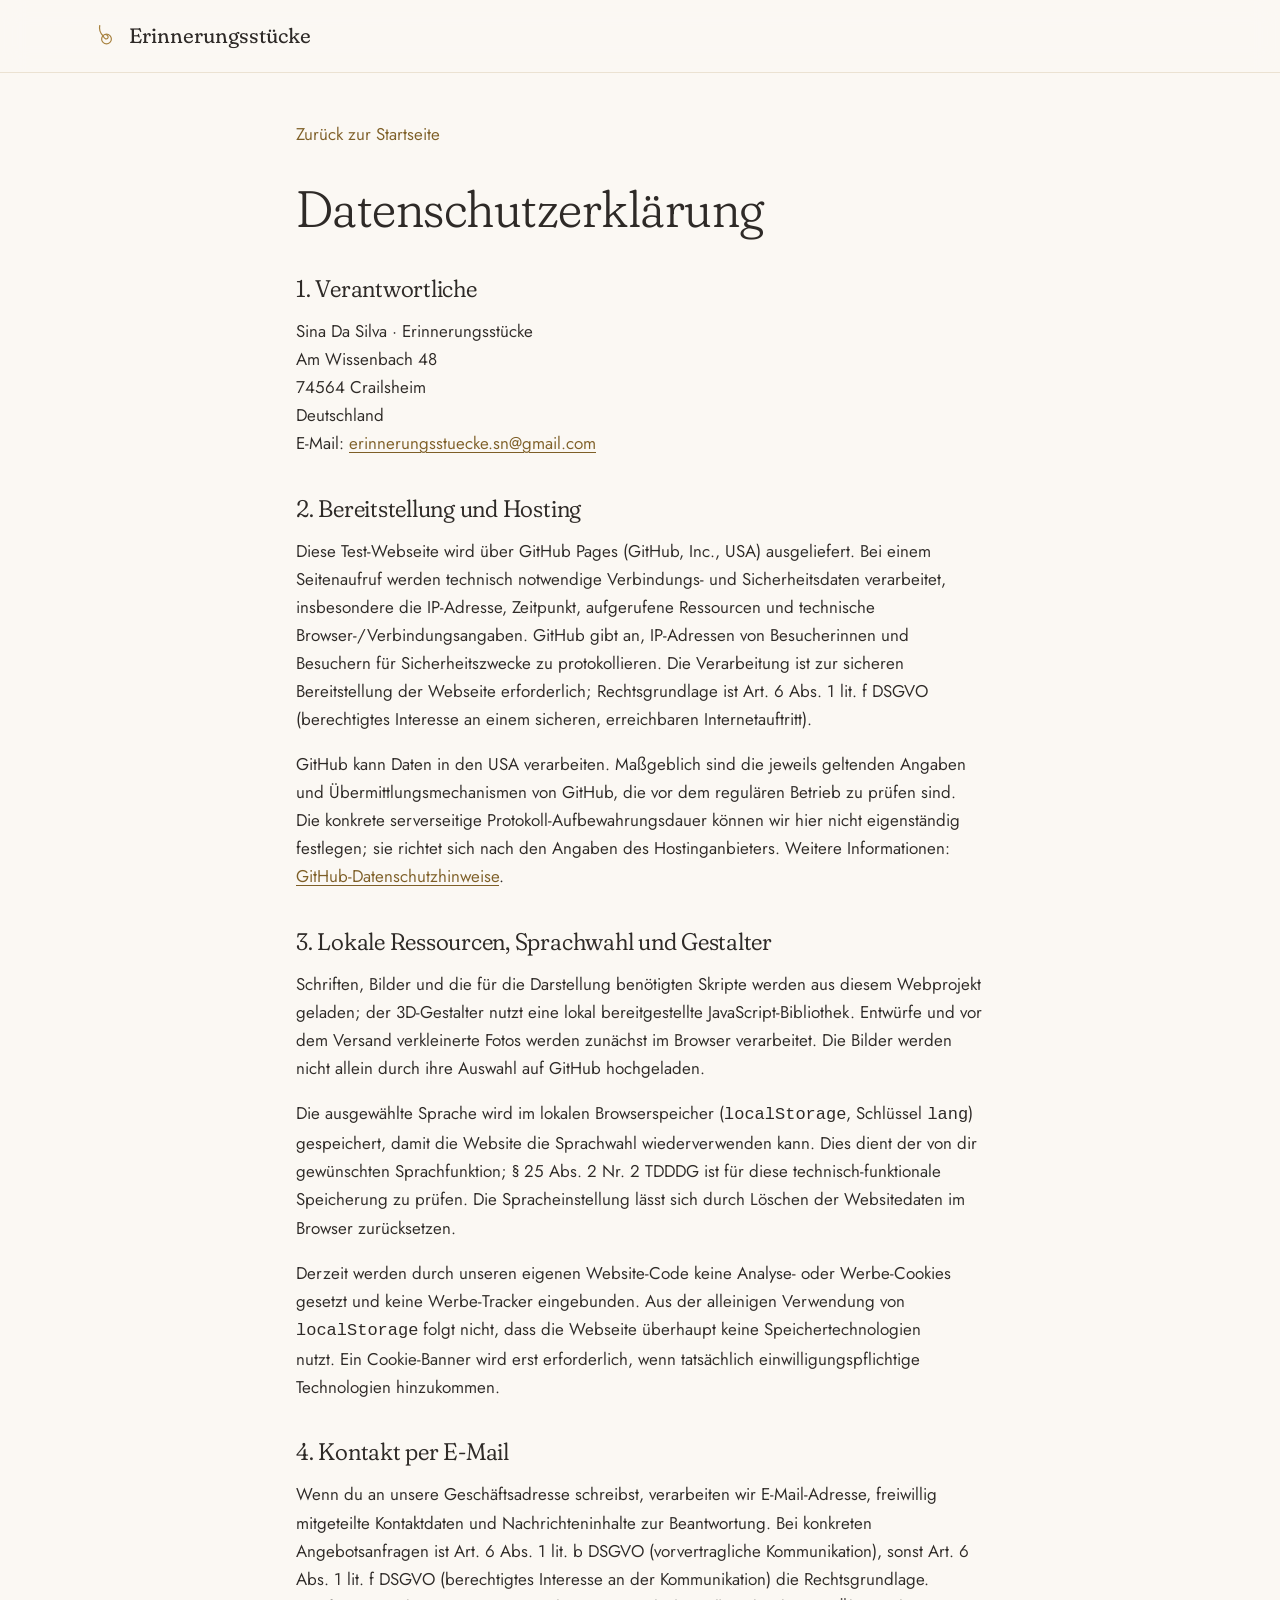
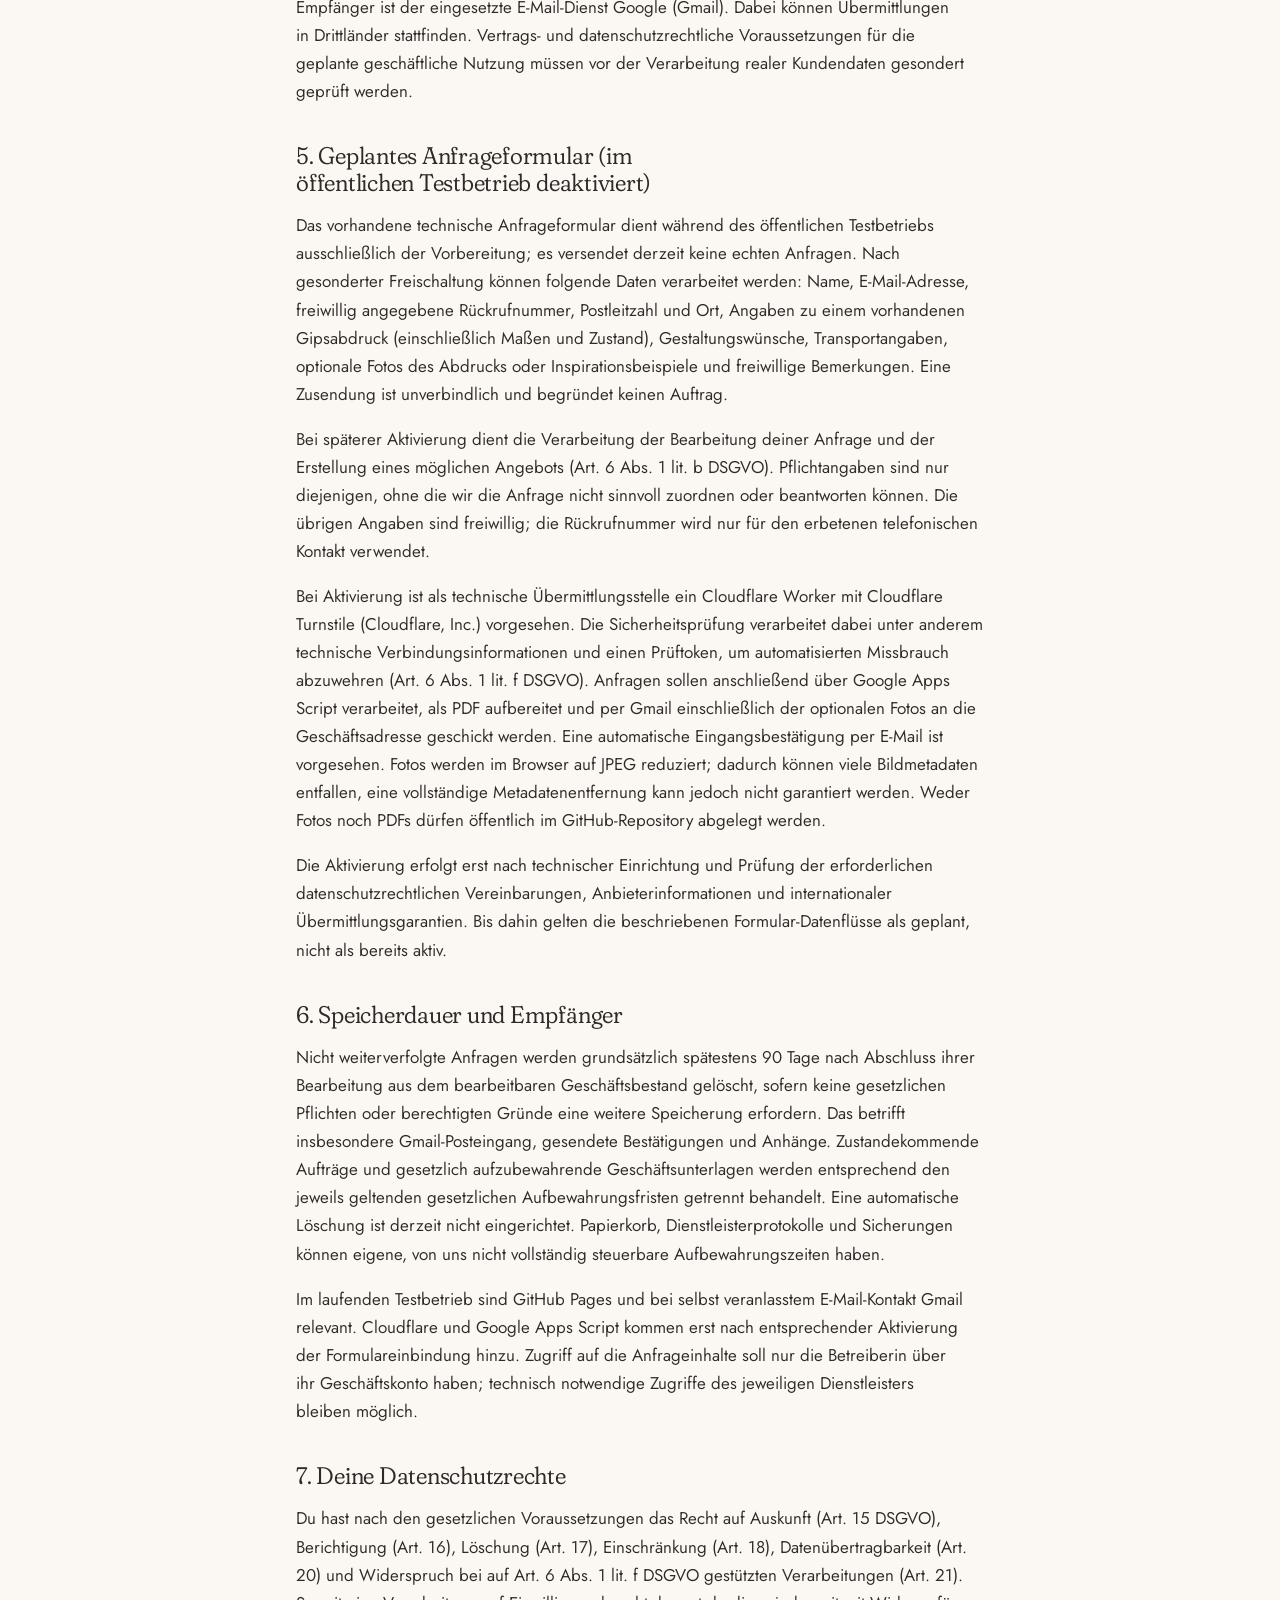
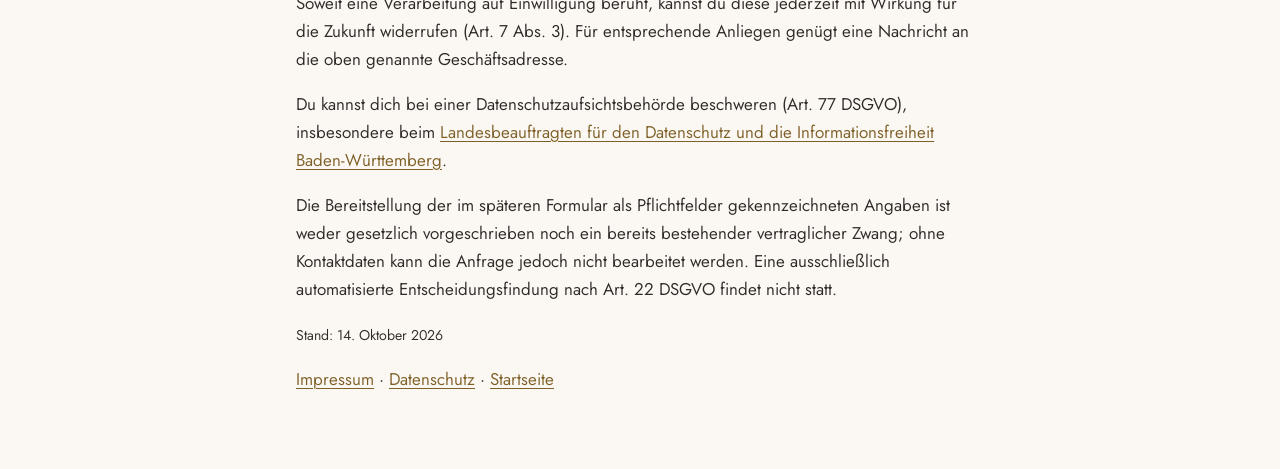
<file: datenschutz.html>
<!DOCTYPE html>
<html lang="de">
<head>
  <meta charset="utf-8">
  <meta name="viewport" content="width=device-width, initial-scale=1, viewport-fit=cover">
  <title>Datenschutzerklärung | Erinnerungsstücke</title>
  <meta name="robots" content="noindex, follow">
  <link rel="icon" href="assets/favicon.svg" type="image/svg+xml">
  <link rel="stylesheet" href="style.css">
</head>
<body>
<header class="site-header scrolled">
  <div class="wrap header-inner"><a class="brand" href="index.html">
    <svg class="brand-mark" viewBox="0 0 40 40" aria-hidden="true"><path d="M13 6c-1.5 7 1.5 11 4.5 14 4 9 11 0 3-2 4.5-4.5 4.5"/><circle cx="22" cy="24" r="6.5"/></svg>
    <span>Erinnerungsstücke</span></a></div>
</header>
<main class="legal"><div class="wrap">
  <a class="back" href="index.html">Zurück zur Startseite</a>
  <h1>Datenschutzerklärung</h1>
  <h2>1. Verantwortliche</h2>
  <p>Sina Da Silva · Erinnerungsstücke<br>Am Wissenbach 48<br>74564 Crailsheim<br>Deutschland<br>E-Mail: <a href="mailto:erinnerungsstuecke.sn@gmail.com">erinnerungsstuecke.sn@gmail.com</a></p>

  <h2>2. Bereitstellung und Hosting</h2>
  <p>Diese Test-Webseite wird über GitHub Pages (GitHub, Inc., USA) ausgeliefert. Bei einem Seitenaufruf werden technisch notwendige Verbindungs- und Sicherheitsdaten verarbeitet, insbesondere die IP-Adresse, Zeitpunkt, aufgerufene Ressourcen und technische Browser-/Verbindungsangaben. GitHub gibt an, IP-Adressen von Besucherinnen und Besuchern für Sicherheitszwecke zu protokollieren. Die Verarbeitung ist zur sicheren Bereitstellung der Webseite erforderlich; Rechtsgrundlage ist Art. 6 Abs. 1 lit. f DSGVO (berechtigtes Interesse an einem sicheren, erreichbaren Internetauftritt).</p>
  <p>GitHub kann Daten in den USA verarbeiten. Maßgeblich sind die jeweils geltenden Angaben und Übermittlungsmechanismen von GitHub, die vor dem regulären Betrieb zu prüfen sind. Die konkrete serverseitige Protokoll-Aufbewahrungsdauer können wir hier nicht eigenständig festlegen; sie richtet sich nach den Angaben des Hostinganbieters. Weitere Informationen: <a href="https://docs.github.com/en/site-policy/privacy-policies/github-general-privacy-statement" target="_blank" rel="noopener noreferrer">GitHub-Datenschutzhinweise</a>.</p>

  <h2>3. Lokale Ressourcen, Sprachwahl und Gestalter</h2>
  <p>Schriften, Bilder und die für die Darstellung benötigten Skripte werden aus diesem Webprojekt geladen; der 3D-Gestalter nutzt eine lokal bereitgestellte JavaScript-Bibliothek. Entwürfe und vor dem Versand verkleinerte Fotos werden zunächst im Browser verarbeitet. Die Bilder werden nicht allein durch ihre Auswahl auf GitHub hochgeladen.</p>
  <p>Die ausgewählte Sprache wird im lokalen Browserspeicher (<code>localStorage</code>, Schlüssel <code>lang</code>) gespeichert, damit die Website die Sprachwahl wiederverwenden kann. Dies dient der von dir gewünschten Sprachfunktion; § 25 Abs. 2 Nr. 2 TDDDG ist für diese technisch-funktionale Speicherung zu prüfen. Die Spracheinstellung lässt sich durch Löschen der Websitedaten im Browser zurücksetzen.</p>
  <p>Derzeit werden durch unseren eigenen Website-Code keine Analyse- oder Werbe-Cookies gesetzt und keine Werbe-Tracker eingebunden. Aus der alleinigen Verwendung von <code>localStorage</code> folgt nicht, dass die Webseite überhaupt keine Speichertechnologien nutzt. Ein Cookie-Banner wird erst erforderlich, wenn tatsächlich einwilligungspflichtige Technologien hinzukommen.</p>

  <h2>4. Kontakt per E-Mail</h2>
  <p>Wenn du an unsere Geschäftsadresse schreibst, verarbeiten wir E-Mail-Adresse, freiwillig mitgeteilte Kontaktdaten und Nachrichteninhalte zur Beantwortung. Bei konkreten Angebotsanfragen ist Art. 6 Abs. 1 lit. b DSGVO (vorvertragliche Kommunikation), sonst Art. 6 Abs. 1 lit. f DSGVO (berechtigtes Interesse an der Kommunikation) die Rechtsgrundlage. Empfänger ist der eingesetzte E-Mail-Dienst Google (Gmail). Dabei können Übermittlungen in Drittländer stattfinden. Vertrags- und datenschutzrechtliche Voraussetzungen für die geplante geschäftliche Nutzung müssen vor der Verarbeitung realer Kundendaten gesondert geprüft werden.</p>

  <h2>5. Geplantes Anfrageformular (im öffentlichen Testbetrieb deaktiviert)</h2>
  <p>Das vorhandene technische Anfrageformular dient während des öffentlichen Testbetriebs ausschließlich der Vorbereitung; es versendet derzeit keine echten Anfragen. Nach gesonderter Freischaltung können folgende Daten verarbeitet werden: Name, E-Mail-Adresse, freiwillig angegebene Rückrufnummer, Postleitzahl und Ort, Angaben zu einem vorhandenen Gipsabdruck (einschließlich Maßen und Zustand), Gestaltungswünsche, Transportangaben, optionale Fotos des Abdrucks oder Inspirationsbeispiele und freiwillige Bemerkungen. Eine Zusendung ist unverbindlich und begründet keinen Auftrag.</p>
  <p>Bei späterer Aktivierung dient die Verarbeitung der Bearbeitung deiner Anfrage und der Erstellung eines möglichen Angebots (Art. 6 Abs. 1 lit. b DSGVO). Pflichtangaben sind nur diejenigen, ohne die wir die Anfrage nicht sinnvoll zuordnen oder beantworten können. Die übrigen Angaben sind freiwillig; die Rückrufnummer wird nur für den erbetenen telefonischen Kontakt verwendet.</p>
  <p>Bei Aktivierung ist als technische Übermittlungsstelle ein Cloudflare Worker mit Cloudflare Turnstile (Cloudflare, Inc.) vorgesehen. Die Sicherheitsprüfung verarbeitet dabei unter anderem technische Verbindungsinformationen und einen Prüftoken, um automatisierten Missbrauch abzuwehren (Art. 6 Abs. 1 lit. f DSGVO). Anfragen sollen anschließend über Google Apps Script verarbeitet, als PDF aufbereitet und per Gmail einschließlich der optionalen Fotos an die Geschäftsadresse geschickt werden. Eine automatische Eingangsbestätigung per E-Mail ist vorgesehen. Fotos werden im Browser auf JPEG reduziert; dadurch können viele Bildmetadaten entfallen, eine vollständige Metadatenentfernung kann jedoch nicht garantiert werden. Weder Fotos noch PDFs dürfen öffentlich im GitHub-Repository abgelegt werden.</p>
  <p>Die Aktivierung erfolgt erst nach technischer Einrichtung und Prüfung der erforderlichen datenschutzrechtlichen Vereinbarungen, Anbieterinformationen und internationaler Übermittlungsgarantien. Bis dahin gelten die beschriebenen Formular-Datenflüsse als geplant, nicht als bereits aktiv.</p>

  <h2>6. Speicherdauer und Empfänger</h2>
  <p>Nicht weiterverfolgte Anfragen werden grundsätzlich spätestens 90 Tage nach Abschluss ihrer Bearbeitung aus dem bearbeitbaren Geschäftsbestand gelöscht, sofern keine gesetzlichen Pflichten oder berechtigten Gründe eine weitere Speicherung erfordern. Das betrifft insbesondere Gmail-Posteingang, gesendete Bestätigungen und Anhänge. Zustandekommende Aufträge und gesetzlich aufzubewahrende Geschäftsunterlagen werden entsprechend den jeweils geltenden gesetzlichen Aufbewahrungsfristen getrennt behandelt. Eine automatische Löschung ist derzeit nicht eingerichtet. Papierkorb, Dienstleisterprotokolle und Sicherungen können eigene, von uns nicht vollständig steuerbare Aufbewahrungszeiten haben.</p>
  <p>Im laufenden Testbetrieb sind GitHub Pages und bei selbst veranlasstem E-Mail-Kontakt Gmail relevant. Cloudflare und Google Apps Script kommen erst nach entsprechender Aktivierung der Formulareinbindung hinzu. Zugriff auf die Anfrageinhalte soll nur die Betreiberin über ihr Geschäftskonto haben; technisch notwendige Zugriffe des jeweiligen Dienstleisters bleiben möglich.</p>

  <h2>7. Deine Datenschutzrechte</h2>
  <p>Du hast nach den gesetzlichen Voraussetzungen das Recht auf Auskunft (Art. 15 DSGVO), Berichtigung (Art. 16), Löschung (Art. 17), Einschränkung (Art. 18), Datenübertragbarkeit (Art. 20) und Widerspruch bei auf Art. 6 Abs. 1 lit. f DSGVO gestützten Verarbeitungen (Art. 21). Soweit eine Verarbeitung auf Einwilligung beruht, kannst du diese jederzeit mit Wirkung für die Zukunft widerrufen (Art. 7 Abs. 3). Für entsprechende Anliegen genügt eine Nachricht an die oben genannte Geschäftsadresse.</p>
  <p>Du kannst dich bei einer Datenschutzaufsichtsbehörde beschweren (Art. 77 DSGVO), insbesondere beim <a href="https://www.baden-wuerttemberg.datenschutz.de/" target="_blank" rel="noopener noreferrer">Landesbeauftragten für den Datenschutz und die Informationsfreiheit Baden-Württemberg</a>.</p>
  <p>Die Bereitstellung der im späteren Formular als Pflichtfelder gekennzeichneten Angaben ist weder gesetzlich vorgeschrieben noch ein bereits bestehender vertraglicher Zwang; ohne Kontaktdaten kann die Anfrage jedoch nicht bearbeitet werden. Eine ausschließlich automatisierte Entscheidungsfindung nach Art. 22 DSGVO findet nicht statt.</p>
  <p><small>Stand: 14. Oktober 2026</small></p>
  <nav aria-label="Rechtliche Informationen"><a href="impressum.html">Impressum</a> · <a href="datenschutz.html">Datenschutz</a> · <a href="index.html">Startseite</a></nav>
</div></main>
</body></html>
</file>
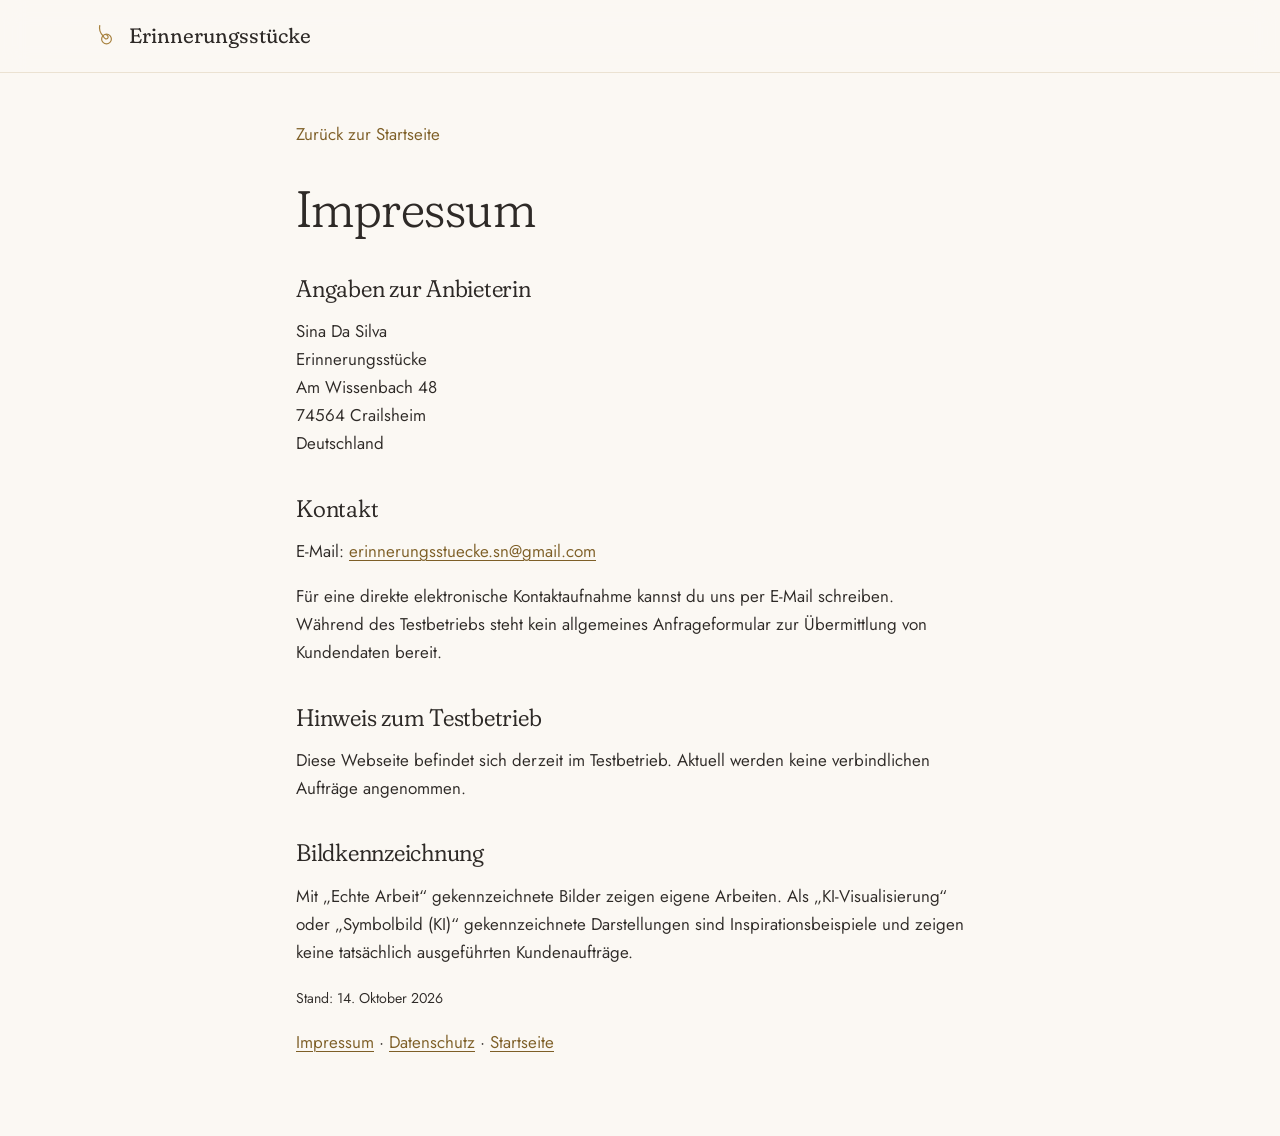
<file: impressum.html>
<!DOCTYPE html>
<html lang="de">
<head>
  <meta charset="utf-8">
  <meta name="viewport" content="width=device-width, initial-scale=1, viewport-fit=cover">
  <title>Impressum | Erinnerungsstücke</title>
  <meta name="robots" content="noindex, follow">
  <link rel="icon" href="assets/favicon.svg" type="image/svg+xml">
  <link rel="stylesheet" href="style.css">
</head>
<body>
<header class="site-header scrolled">
  <div class="wrap header-inner"><a class="brand" href="index.html">
    <svg class="brand-mark" viewBox="0 0 40 40" aria-hidden="true"><path d="M13 6c-1.5 7 1.5 11 4.5 14 4 9 11 0 3-2 4.5-4.5 4.5"/><circle cx="22" cy="24" r="6.5"/></svg>
    <span>Erinnerungsstücke</span></a></div>
</header>
<main class="legal"><div class="wrap">
  <a class="back" href="index.html">Zurück zur Startseite</a>
  <h1>Impressum</h1>
  <h2>Angaben zur Anbieterin</h2>
  <p>Sina Da Silva<br>Erinnerungsstücke<br>Am Wissenbach 48<br>74564 Crailsheim<br>Deutschland</p>
  <h2>Kontakt</h2>
  <p>E-Mail: <a href="mailto:erinnerungsstuecke.sn@gmail.com">erinnerungsstuecke.sn@gmail.com</a></p>
  <p>Für eine direkte elektronische Kontaktaufnahme kannst du uns per E-Mail schreiben. Während des Testbetriebs steht kein allgemeines Anfrageformular zur Übermittlung von Kundendaten bereit.</p>
  <h2>Hinweis zum Testbetrieb</h2>
  <p>Diese Webseite befindet sich derzeit im Testbetrieb. Aktuell werden keine verbindlichen Aufträge angenommen.</p>
  <h2>Bildkennzeichnung</h2>
  <p>Mit „Echte Arbeit“ gekennzeichnete Bilder zeigen eigene Arbeiten. Als „KI-Visualisierung“ oder „Symbolbild (KI)“ gekennzeichnete Darstellungen sind Inspirationsbeispiele und zeigen keine tatsächlich ausgeführten Kundenaufträge.</p>
  <p><small>Stand: 14. Oktober 2026</small></p>
  <nav aria-label="Rechtliche Informationen"><a href="impressum.html">Impressum</a> · <a href="datenschutz.html">Datenschutz</a> · <a href="index.html">Startseite</a></nav>
</div></main>
</body></html>
</file>
<file: style.css>
/* ==========================================================
   Erinnerungsstücke – Babybauch-Abdrücke
   Schriften lokal eingebunden (keine Verbindung zu Google, DSGVO-freundlich)
   ========================================================== */
@font-face {
  font-family: "Fraunces";
  src: url("assets/fonts/fraunces-latin-full-normal.woff2") format("woff2");
  font-weight: 100 900;
  font-style: normal;
  font-display: swap;
}
@font-face {
  font-family: "Jost";
  src: url("assets/fonts/jost-latin-wght-normal.woff2") format("woff2");
  font-weight: 100 900;
  font-style: normal;
  font-display: swap;
}

:root {
  --ivory: #FBF8F3;
  --cream: #F4EDE2;
  --sand: #E9DCC8;
  --champagne: #D8C29D;
  --gold: #A8823F;        /* Linien, Icons */
  --gold-text: #7E5F27;   /* Gold für Text/Buttons (kontrastgeprüft) */
  --rose: #F1E3DC;
  --ink: #2E2A27;         /* Anthrazit */
  --ink-soft: #5E554D;
  --white: #FFFDF8;

  --serif: "Fraunces", "Iowan Old Style", "Palatino Linotype", Georgia, serif;
  --sans: "Jost", "Avenir Next", "Segoe UI", system-ui, sans-serif;

  --wrap: 1180px;
  --gutter: clamp(1.25rem, 5vw, 2.5rem);
  --section: clamp(4.5rem, 11vw, 8.5rem);
  --radius-s: 14px;
  --radius-m: 22px;
  --radius-l: 32px;
  --shadow: 0 1px 2px rgba(94, 72, 40, .06), 0 18px 40px -18px rgba(94, 72, 40, .28);
  --ease: cubic-bezier(.22, .61, .36, 1);
  --header-h: 72px;
}

*, *::before, *::after { box-sizing: border-box; }
html {
  -webkit-text-size-adjust: 100%;
  scroll-behavior: smooth;
  scroll-padding-top: calc(var(--header-h) + env(safe-area-inset-top, 0px));
}
@media (prefers-reduced-motion: reduce) { html { scroll-behavior: auto; } }

body {
  margin: 0;
  background: var(--ivory);
  color: var(--ink);
  font-family: var(--sans);
  font-size: 1.0625rem;
  line-height: 1.65;
  font-weight: 380;
  -webkit-font-smoothing: antialiased;
  padding-bottom: env(safe-area-inset-bottom, 0px);
  overflow-x: hidden;
}
body.no-scroll { overflow: hidden; }

img { max-width: 100%; height: auto; display: block; }
a { color: var(--gold-text); text-underline-offset: .2em; text-decoration-thickness: 1px; }
button { font: inherit; color: inherit; }
svg { flex-shrink: 0; }

h1, h2, h3 {
  font-family: var(--serif);
  font-weight: 340;
  font-variation-settings: "SOFT" 100, "WONK" 0, "opsz" 72;
  line-height: 1.12;
  letter-spacing: -.01em;
  margin: 0 0 .6em;
  text-wrap: balance;
}
h2 { font-size: clamp(2rem, 1.4rem + 2.8vw, 3.3rem); }
h3 { font-size: 1.3rem; font-variation-settings: "SOFT" 100, "opsz" 24; font-weight: 420; line-height: 1.3; margin-bottom: .35em; }
p { margin: 0 0 1em; text-wrap: pretty; }

.wrap { width: 100%; max-width: var(--wrap); margin-inline: auto; padding-inline: var(--gutter); }
.section { padding-block: var(--section); }
.section-head { max-width: 46rem; margin-bottom: clamp(2.5rem, 6vw, 4rem); }
.section-head p { color: var(--ink-soft); font-size: 1.1rem; }

:focus-visible { outline: 2px solid var(--gold-text); outline-offset: 3px; border-radius: 6px; }

.skip {
  position: absolute; left: 1rem; top: -100px; z-index: 200;
  background: var(--ink); color: var(--white); padding: .75rem 1.1rem; border-radius: 10px;
}
.skip:focus { top: 1rem; }

/* ---------- Buttons ---------- */
.btn {
  display: inline-flex; align-items: center; justify-content: center; gap: .6rem;
  min-height: 52px; padding: .85rem 1.6rem;
  border-radius: 999px; border: 1px solid transparent;
  font-family: var(--sans); font-size: 1rem; font-weight: 500; letter-spacing: .01em;
  text-decoration: none; text-align: center; line-height: 1.25;
  cursor: pointer;
  transition: background-color .3s var(--ease), color .3s var(--ease), border-color .3s var(--ease), box-shadow .3s var(--ease), transform .2s var(--ease);
}
.btn:active { transform: scale(.98); }
.btn-gold {
  background: var(--gold-text);
  background-image: linear-gradient(135deg, rgba(255,255,255,.14), rgba(255,255,255,0) 55%);
  color: var(--white);
  box-shadow: 0 10px 24px -12px rgba(126, 95, 39, .7);
}
.btn-gold:hover { background-color: #6E5221; box-shadow: 0 14px 30px -12px rgba(126, 95, 39, .75); }
.btn-ghost { background: transparent; color: var(--ink); border-color: rgba(46, 42, 39, .28); }
.btn-ghost:hover { border-color: var(--gold-text); color: var(--gold-text); }
.btn-wa { background: var(--white); color: var(--ink); border-color: var(--sand); box-shadow: var(--shadow); }
.btn-wa svg { width: 22px; height: 22px; fill: none; stroke: #2F7D58; stroke-width: 1.5; stroke-linejoin: round; }
.btn-wa:hover { border-color: #2F7D58; }
.btn[disabled] { opacity: .6; cursor: progress; }

/* ---------- Kennzeichnung Echt / KI ---------- */
.tag {
  display: inline-flex; align-items: center; gap: .4rem;
  font-family: var(--sans); font-size: .78rem; font-weight: 500; letter-spacing: .02em;
  padding: .32rem .7rem; border-radius: 999px; line-height: 1.2;
}
.tag-real { background: rgba(255, 253, 248, .94); color: var(--ink); box-shadow: 0 2px 10px rgba(46,42,39,.12); }
.tag-real::before { content: ""; width: 7px; height: 7px; border-radius: 50%; background: var(--gold); }
.tag-ki { background: rgba(46, 42, 39, .72); color: var(--white); backdrop-filter: blur(6px); -webkit-backdrop-filter: blur(6px); }

/* ---------- Header ---------- */
.site-header {
  position: fixed; inset: 0 0 auto 0; z-index: 100;
  padding-top: env(safe-area-inset-top, 0px);
  transition: background-color .35s var(--ease), box-shadow .35s var(--ease);
}
.site-header.scrolled {
  background: rgba(251, 248, 243, .92);
  backdrop-filter: blur(12px); -webkit-backdrop-filter: blur(12px);
  box-shadow: 0 1px 0 rgba(168, 130, 63, .18);
}
/* Offenes Menü: kein backdrop-filter, sonst wird das fixierte Menü im Header eingesperrt */
.site-header.menu-open { background: var(--ivory); backdrop-filter: none; -webkit-backdrop-filter: none; box-shadow: none; }
.header-inner { display: flex; align-items: center; justify-content: space-between; height: var(--header-h); }
.brand {
  display: inline-flex; align-items: center; gap: .55rem;
  font-family: var(--serif); font-size: 1.3rem; font-weight: 380;
  font-variation-settings: "SOFT" 100, "opsz" 24;
  color: var(--ink); text-decoration: none; margin: 0;
}
.brand-mark { width: 30px; height: 30px; fill: none; stroke: var(--gold); stroke-width: 1.6; stroke-linecap: round; }

.nav ul { list-style: none; margin: 0; padding: 0; }
.nav a:not(.btn) { color: var(--ink); text-decoration: none; }

.menu-toggle {
  position: relative; z-index: 2;
  width: 48px; height: 48px; margin-right: -10px;
  background: none; border: 0; cursor: pointer; border-radius: 12px;
  display: grid; place-content: center; gap: 7px;
}
.menu-toggle span { display: block; width: 24px; height: 1.5px; background: var(--ink); transition: transform .35s var(--ease); }
.menu-toggle[aria-expanded="true"] span:first-child { transform: translateY(4.25px) rotate(45deg); }
.menu-toggle[aria-expanded="true"] span:last-child { transform: translateY(-4.25px) rotate(-45deg); }

@media (max-width: 1279px) {
  .nav {
    position: fixed; inset: 0; z-index: 1;
    background: var(--ivory);
    padding: calc(var(--header-h) + env(safe-area-inset-top, 0px) + 1.5rem) var(--gutter) calc(2rem + env(safe-area-inset-bottom, 0px));
    display: flex; flex-direction: column; justify-content: space-between;
    opacity: 0; visibility: hidden; transform: translateY(-8px);
    transition: opacity .35s var(--ease), transform .35s var(--ease), visibility 0s .35s;
    overflow-y: auto;
  }
  .nav.open { opacity: 1; visibility: visible; transform: none; transition: opacity .35s var(--ease), transform .35s var(--ease); }
  .nav li { border-bottom: 1px solid rgba(168, 130, 63, .18); }
  .nav a:not(.btn) {
    display: block; padding: .9rem 0;
    font-family: var(--serif); font-size: 1.75rem; font-weight: 320;
    font-variation-settings: "SOFT" 100, "opsz" 48;
  }
  .nav-cta { width: 100%; margin-top: 2rem; }
  .site-header .header-inner > .brand { position: relative; z-index: 2; }
}
@media (min-width: 1280px) {
  .menu-toggle { display: none; }
  .nav { display: flex; align-items: center; gap: 2rem; }
  .nav ul { display: flex; gap: 1.6rem; }
  .nav a:not(.btn) { font-size: .95rem; position: relative; padding-block: .4rem; }
  .nav a:not(.btn)::after {
    content: ""; position: absolute; left: 0; right: 0; bottom: 0; height: 1px;
    background: var(--gold); transform: scaleX(0); transform-origin: left; transition: transform .35s var(--ease);
  }
  .nav a:not(.btn):hover::after { transform: scaleX(1); }
  .nav-cta { min-height: 44px; padding: .6rem 1.3rem; }
}

/* ---------- Hero ---------- */
.hero {
  position: relative; overflow: hidden;
  padding: calc(var(--header-h) + env(safe-area-inset-top, 0px) + 2rem) 0 clamp(4rem, 9vw, 7rem);
  background:
    radial-gradient(120% 70% at 85% 10%, var(--rose) 0%, rgba(241,227,220,0) 55%),
    linear-gradient(180deg, var(--cream) 0%, var(--ivory) 100%);
}
.hero-line { position: absolute; inset: 0; width: 100%; height: 100%; pointer-events: none; }
.hero-line path {
  fill: none; stroke: var(--champagne); stroke-width: 1.4; vector-effect: non-scaling-stroke;
  stroke-dasharray: 2600; stroke-dashoffset: 0;
}
.js .hero-line path { stroke-dashoffset: 2600; animation: draw 2.8s .4s var(--ease) forwards; }
@keyframes draw { to { stroke-dashoffset: 0; } }

.hero-grid { position: relative; display: grid; gap: 2.5rem; align-items: center; }
.hero h1 {
  font-size: clamp(2.5rem, 1.5rem + 5vw, 5.2rem);
  font-weight: 300;
  font-variation-settings: "SOFT" 100, "WONK" 1, "opsz" 144;
  line-height: 1.04; letter-spacing: -.02em;
  margin-bottom: 1.4rem;
}
.hero h1 .line { display: block; }
.hero-lead { font-size: clamp(1.15rem, 1rem + .6vw, 1.4rem); max-width: 30ch; color: var(--ink); margin-bottom: 1.1rem; }
.hero-quiet { font-family: var(--serif); font-variation-settings: "SOFT" 100, "opsz" 24; font-weight: 330; color: var(--ink-soft); font-size: 1.12rem; line-height: 1.55; margin-bottom: 2rem; }
.hero-actions { display: flex; flex-wrap: wrap; gap: .8rem; }
.hero-actions .btn { flex: 1 1 260px; }

.hero-figure { position: relative; margin: 0; justify-self: center; width: min(100%, 440px); }
.arch {
  aspect-ratio: 4 / 5; overflow: hidden;
  border-radius: 50% 50% var(--radius-m) var(--radius-m) / 40% 40% var(--radius-m) var(--radius-m);
  box-shadow: 0 40px 80px -40px rgba(94, 72, 40, .45);
  background: var(--sand);
}
.arch img { width: 100%; height: 100%; object-fit: cover; }
.hero-figure .tag { position: absolute; left: 50%; bottom: 1rem; transform: translateX(-50%); white-space: nowrap; }

.js .hero-text > *, .js .hero-figure { opacity: 0; transform: translateY(14px); animation: rise 1s var(--ease) forwards; }
.js .hero-text > :nth-child(2) { animation-delay: .15s; }
.js .hero-text > :nth-child(3) { animation-delay: .3s; }
.js .hero-text > :nth-child(4) { animation-delay: .45s; }
.js .hero-figure { animation-delay: .2s; animation-duration: 1.4s; }
@keyframes rise { to { opacity: 1; transform: none; } }

@media (min-width: 900px) {
  .hero { min-height: 100svh; display: flex; align-items: center; }
  .hero-grid { grid-template-columns: 1.15fr .85fr; gap: 4rem; }
  .hero-actions .btn { flex: 0 0 auto; }
  .hero-figure { justify-self: end; }
}

/* ---------- Bild-Platzhalter für KI-Bilder ---------- */
.slot {
  position: relative; margin: 0; overflow: hidden;
  border-radius: var(--radius-l);
  background: var(--cream);
}
.slot img { width: 100%; height: 100%; object-fit: cover; object-position: 50% 45%; }
.slot-tall { aspect-ratio: 3 / 4; }
.slot-wide { aspect-ratio: 4 / 3; }
.slot-square { aspect-ratio: 1; }
.slot-hint { display: none; }
.slot.has-img::after {
  content: var(--ki-badge, "Symbolbild (KI)");
  position: absolute; right: .8rem; bottom: .8rem;
  font-size: .75rem; font-weight: 500; padding: .3rem .65rem; border-radius: 999px;
  background: rgba(46, 42, 39, .62); color: var(--white);
}
.slot.is-empty {
  background:
    radial-gradient(60% 50% at 50% 42%, rgba(255,253,248,.9), rgba(255,253,248,0) 70%),
    linear-gradient(160deg, var(--cream), var(--sand));
  border: 1px dashed rgba(168, 130, 63, .45);
  display: grid; place-items: center;
}
.slot.is-empty img { display: none; }
.slot.is-empty::before {
  content: ""; width: 34%; aspect-ratio: 4 / 5;
  border: 1.5px solid var(--champagne);
  border-radius: 50% 50% 12px 12px / 40% 40% 12px 12px;
}
.slot.is-empty .slot-hint {
  display: block; position: absolute; left: 1rem; right: 1rem; bottom: 1rem;
  font-size: .8rem; color: var(--ink-soft); text-align: center; line-height: 1.4;
}

/* ---------- Intro ---------- */
.intro-grid { display: grid; gap: 3rem; align-items: center; }
.intro-text { max-width: 36rem; }
.intro-text p { font-family: var(--serif); font-variation-settings: "SOFT" 100, "opsz" 24; font-weight: 330; font-size: clamp(1.18rem, 1.05rem + .5vw, 1.42rem); line-height: 1.6; }
.intro-turn { color: var(--gold-text); margin-top: 1.6rem; padding-top: 1.4rem; border-top: 1px solid var(--champagne); }
@media (min-width: 900px) {
  .intro-grid { grid-template-columns: 1.1fr .9fr; gap: 6rem; }
  .intro .slot { max-width: 420px; justify-self: end; width: 100%; }
}

/* ---------- Über uns ---------- */
.about { background: var(--cream); }
.about-grid { display: grid; gap: 3rem; align-items: center; }
.about-text { max-width: 34rem; }
.pull {
  margin: 1.8rem 0; padding: 0;
  font-family: var(--serif); font-weight: 300; font-variation-settings: "SOFT" 100, "WONK" 1, "opsz" 96;
  font-size: clamp(1.7rem, 1.3rem + 1.8vw, 2.4rem); line-height: 1.2; color: var(--ink);
}
.pull::before { content: ""; display: block; width: 48px; height: 1px; background: var(--gold); margin-bottom: 1.2rem; }
@media (min-width: 900px) { .about-grid { grid-template-columns: 1fr 1fr; gap: 5rem; } }

/* ---------- Echte Arbeiten ---------- */
.refs { list-style: none; margin: 0; padding: 0; }
.ref { margin: 0; }
.ref-btn {
  position: relative; display: block; width: 100%; padding: 0; border: 0; cursor: zoom-in;
  border-radius: var(--radius-m); overflow: hidden; background: var(--sand);
  box-shadow: var(--shadow);
}
.ref-btn img { width: 100%; aspect-ratio: 4 / 5; object-fit: cover; transition: transform 1.2s var(--ease); }
.ref-btn:hover img { transform: scale(1.03); }
.ref-btn .tag { position: absolute; left: .9rem; top: .9rem; }
.ref-caption { margin: 1rem .2rem 0; font-family: var(--serif); font-variation-settings: "SOFT" 100, "opsz" 24; font-size: 1.12rem; font-weight: 380; }
.slider-dots { display: flex; justify-content: center; gap: .5rem; margin-top: 1.4rem; }
.slider-dots span { width: 8px; height: 8px; border-radius: 50%; background: var(--sand); transition: background-color .3s, width .3s var(--ease); }
.slider-dots span.on { background: var(--gold); width: 22px; border-radius: 4px; }

@media (max-width: 759px) {
  .refs {
    display: flex; gap: 1rem; overflow-x: auto; scroll-snap-type: x mandatory;
    margin-inline: calc(var(--gutter) * -1); padding: .5rem var(--gutter) 1rem;
    scrollbar-width: none; -webkit-overflow-scrolling: touch;
  }
  .refs::-webkit-scrollbar { display: none; }
  .ref { flex: 0 0 84%; scroll-snap-align: center; }
}
@media (min-width: 760px) {
  .refs { display: grid; grid-template-columns: repeat(3, 1fr); gap: clamp(1.25rem, 3vw, 2.5rem); }
  .ref:nth-child(2) { margin-top: 3.5rem; }
  .slider-dots { display: none; }
}

/* ---------- Gestaltungsideen (KI) ---------- */
.ideas { padding-top: 0; }
.ki-note {
  display: flex; gap: .75rem; align-items: flex-start;
  background: var(--cream); border-radius: var(--radius-s); padding: 1rem 1.15rem;
  font-size: .98rem !important; color: var(--ink-soft);
}
.ki-note svg { width: 22px; height: 22px; margin-top: .15rem; fill: none; stroke: var(--gold-text); stroke-width: 1.5; stroke-linecap: round; }
.idea-strip { list-style: none; margin: 0; padding: 0; }
.idea-strip li { margin: 0; }
.idea-strip button { position: relative; display: block; width: 100%; padding: 0; border: 0; border-radius: var(--radius-s); overflow: hidden; cursor: zoom-in; background: var(--sand); }
.idea-strip img { width: 100%; aspect-ratio: 4 / 5; object-fit: cover; }
.idea-strip .tag { position: absolute; left: .55rem; bottom: .55rem; font-size: .7rem; padding: .25rem .55rem; }
.idea-strip p { font-size: .92rem; color: var(--ink-soft); margin: .6rem .1rem 0; line-height: 1.4; }
@media (max-width: 759px) {
  .idea-strip {
    display: flex; gap: .85rem; overflow-x: auto; scroll-snap-type: x mandatory;
    margin-inline: calc(var(--gutter) * -1); padding: 0 var(--gutter) .5rem;
    scrollbar-width: none;
  }
  .idea-strip::-webkit-scrollbar { display: none; }
  .idea-strip li { flex: 0 0 58%; scroll-snap-align: start; }
}
@media (min-width: 760px) {
  .idea-strip { display: grid; grid-template-columns: repeat(5, 1fr); gap: 1.25rem 1rem; }
}

/* ---------- Möglichkeiten ---------- */
.options { background: linear-gradient(180deg, var(--ivory), var(--cream)); }
.options-grid { display: grid; gap: 3rem; }
.options-intro p { color: var(--ink-soft); font-size: 1.12rem; max-width: 30rem; }
.options-intro .slot { margin-top: 2rem; max-width: 420px; }
.option-list { list-style: none; margin: 0; padding: 0; display: grid; }
.option-list li { display: flex; gap: 1.1rem; padding: 1.4rem 0; border-top: 1px solid rgba(168, 130, 63, .22); }
.option-list svg { width: 36px; height: 36px; fill: none; stroke: var(--gold); stroke-width: 1.3; stroke-linecap: round; stroke-linejoin: round; }
.option-list p { margin: 0; color: var(--ink-soft); }
@media (min-width: 700px) { .option-list { grid-template-columns: 1fr 1fr; column-gap: 2.5rem; } }
@media (min-width: 1000px) {
  .options-grid { grid-template-columns: .8fr 1.2fr; gap: 5rem; }
  .options-intro { position: sticky; top: calc(var(--header-h) + 2rem); align-self: start; }
}

/* ---------- Ablauf ---------- */
.steps-grid { display: grid; gap: 1rem; }
.step-list { list-style: none; margin: 0; padding: 0; counter-reset: step; max-width: 44rem; }
.step-list li { position: relative; counter-increment: step; padding: 0 0 2.2rem 4.2rem; }
.step-list li::before {
  content: counter(step);
  position: absolute; left: 0; top: -.2rem;
  width: 2.9rem; height: 2.9rem; border-radius: 50%;
  display: grid; place-items: center;
  font-family: var(--serif); font-size: 1.25rem; font-variation-settings: "SOFT" 100, "opsz" 24;
  color: var(--gold-text); background: var(--white); border: 1px solid var(--champagne);
}
.step-list li::after { content: ""; position: absolute; left: 1.45rem; top: 2.9rem; bottom: .2rem; width: 1px; background: linear-gradient(var(--champagne), rgba(216,194,157,.2)); }
.step-list li:last-child::after { display: none; }
.step-list li:last-child { padding-bottom: 0; }
.step-list p { color: var(--ink-soft); margin: 0; }
.steps-note {
  margin-top: 2.5rem; max-width: 40rem;
  font-family: var(--serif); font-variation-settings: "SOFT" 100, "opsz" 24; font-weight: 340;
  font-size: 1.25rem; line-height: 1.5;
}
@media (min-width: 1000px) {
  .steps-grid { grid-template-columns: .8fr 1.2fr; column-gap: 5rem; }
  .steps-grid .section-head { grid-row: span 2; }
  .steps-note { grid-column: 2; }
}

/* ---------- Preise ---------- */
.prices { padding-top: 0; }
.prices-inner {
  max-width: 50rem; margin-inline: auto; text-align: center;
  background: var(--rose);
  border-radius: 50% 50% var(--radius-l) var(--radius-l) / 9rem 9rem var(--radius-l) var(--radius-l);
  padding: clamp(5rem, 12vw, 7rem) clamp(1.5rem, 6vw, 5rem) clamp(3rem, 7vw, 4.5rem);
}
.prices-inner p { color: var(--ink-soft); max-width: 36rem; margin-inline: auto; }
.prices-hint { font-size: .98rem; font-style: normal; border-top: 1px solid rgba(168,130,63,.3); padding-top: 1.1rem; margin-top: 1.5rem !important; }
.prices-inner .btn { margin-top: 1rem; }
.price-list { margin: 2rem auto; max-width: 30rem; text-align: left; }
.price-list div { display: flex; justify-content: space-between; gap: 1rem; padding: .8rem 0; border-bottom: 1px solid rgba(168,130,63,.25); }
.price-list dd { margin: 0; font-weight: 500; }

/* ---------- Versand ---------- */
.shipping { background: var(--cream); }
.ship-options { list-style: none; margin: 0 0 3.5rem; padding: 0; display: grid; gap: 1rem; }
.ship-options li {
  background: var(--white); border-radius: var(--radius-m); padding: 1.8rem 1.6rem;
  box-shadow: 0 1px 2px rgba(94,72,40,.05);
}
.ship-options svg { width: 38px; height: 38px; fill: none; stroke: var(--gold); stroke-width: 1.3; stroke-linejoin: round; margin-bottom: 1rem; }
.ship-options p { color: var(--ink-soft); margin: 0; }
.ship-detail { display: grid; gap: 2.5rem; align-items: center; }
.ship-text p { font-size: 1.08rem; }
.ship-help { border-left: 2px solid var(--gold); padding-left: 1.1rem; font-family: var(--serif); font-variation-settings: "SOFT" 100, "opsz" 24; font-size: 1.2rem; line-height: 1.5; margin-top: 1.6rem; }
@media (min-width: 800px) { .ship-options { grid-template-columns: repeat(3, 1fr); gap: 1.25rem; } }
@media (min-width: 900px) { .ship-detail { grid-template-columns: 1fr 1fr; gap: 5rem; } }

/* ---------- Formular ---------- */
.request-grid { display: grid; gap: 2.5rem; }
.request-intro > p { color: var(--ink-soft); font-size: 1.1rem; max-width: 30rem; }
.form-trust { margin-top: 1.6rem; padding-top: 1.4rem; border-top: 1px solid rgba(168,130,63,.25); font-family: var(--serif); font-variation-settings: "SOFT" 100, "opsz" 24; font-size: 1.12rem; color: var(--ink); max-width: 28rem; }
.wa-box { margin-top: 2rem; padding-top: 1.6rem; border-top: 1px solid rgba(168,130,63,.25); }
.wa-box > p:first-child { font-family: var(--serif); font-variation-settings: "SOFT" 100, "opsz" 24; font-size: 1.2rem; margin-bottom: .9rem; }
.wa-mail { margin-top: 1rem; font-size: .95rem; color: var(--ink-soft); word-break: break-word; }
@media (min-width: 1000px) {
  .request-grid { grid-template-columns: .75fr 1.25fr; gap: 5rem; align-items: start; }
  .request-intro { position: sticky; top: calc(var(--header-h) + 2rem); }
}

.form-card {
  background: var(--white); border-radius: var(--radius-l);
  padding: clamp(1.4rem, 5vw, 3rem);
  box-shadow: var(--shadow);
  border: 1px solid rgba(216, 194, 157, .45);
}
.progress { height: 3px; background: var(--cream); border-radius: 3px; overflow: hidden; }
.progress-bar { height: 100%; width: 20%; background: linear-gradient(90deg, var(--champagne), var(--gold)); border-radius: 3px; transition: width .5s var(--ease); }
.progress-label { font-size: .88rem; color: var(--ink-soft); margin: .7rem 0 1.6rem; }

.step { border: 0; margin: 0; padding: 0; min-width: 0; }
.step legend {
  padding: 0; margin-bottom: 1.6rem;
  font-family: var(--serif); font-weight: 340; font-variation-settings: "SOFT" 100, "opsz" 72;
  font-size: clamp(1.55rem, 1.3rem + 1vw, 2rem); line-height: 1.2;
}
.js .step.is-active { animation: stepIn .45s var(--ease); }
@keyframes stepIn { from { opacity: 0; transform: translateX(12px); } to { opacity: 1; transform: none; } }

.field { margin-bottom: 1.4rem; }
.field label:not(.chip):not(.check):not(.drop), .q { display: block; font-weight: 500; font-size: .98rem; margin-bottom: .45rem; }
.opt { font-weight: 380; color: var(--ink-soft); }
.field-row { display: grid; grid-template-columns: 7.5rem 1fr; gap: .9rem; }

input[type="text"], input[type="email"], input[type="tel"], input[type="number"], textarea {
  width: 100%; min-height: 54px;
  padding: .85rem 1rem;
  font: inherit; font-size: 1.05rem; color: var(--ink);
  background: var(--ivory);
  border: 1px solid #DCCDB6; border-radius: var(--radius-s);
  transition: border-color .25s, box-shadow .25s, background-color .25s;
  -webkit-appearance: none; appearance: none;
}
textarea { resize: vertical; min-height: 120px; line-height: 1.5; }
input::placeholder, textarea::placeholder { color: #9C9087; }
input:focus, textarea:focus { outline: none; border-color: var(--gold); background: var(--white); box-shadow: 0 0 0 4px rgba(168,130,63,.15); }
.field.invalid input, .field.invalid textarea { border-color: #A3473B; }
.err { display: none; color: #A3473B; font-size: .88rem; margin: .4rem 0 0; }
.field.invalid .err { display: block; }

.dims { display: grid; grid-template-columns: repeat(3, 1fr); gap: .6rem; }
.dims label span { display: block; font-size: .85rem; color: var(--ink-soft); margin-bottom: .3rem; }
.dims input { text-align: center; padding-inline: .4rem; }

.chips { display: flex; flex-wrap: wrap; gap: .55rem; }
.chips-stack { flex-direction: column; }
.chip { position: relative; cursor: pointer; }
.chip input { position: absolute; opacity: 0; width: 1px; height: 1px; }
.chip span {
  display: inline-flex; align-items: center; gap: .5rem;
  min-height: 48px; padding: .65rem 1.1rem;
  border: 1px solid #DCCDB6; border-radius: 999px; background: var(--ivory);
  font-size: .98rem; line-height: 1.3;
  transition: background-color .2s, border-color .2s, color .2s;
}
.chips-stack .chip span { width: 100%; border-radius: var(--radius-s); padding: .85rem 1.1rem; }
.chip span::before {
  content: ""; width: 18px; height: 18px; flex-shrink: 0;
  border: 1.5px solid #C9B796; border-radius: 50%;
  transition: background-color .2s, border-color .2s;
}
.chip input[type="checkbox"] + span::before { border-radius: 5px; }
.chip:hover span { border-color: var(--champagne); }
.chip input:checked + span { background: #F7EEDD; border-color: var(--gold); color: var(--ink); }
.chip input:checked + span::before {
  border-color: var(--gold-text);
  background: var(--gold-text) url("data:image/svg+xml,%3Csvg xmlns='http://www.w3.org/2000/svg' viewBox='0 0 16 16'%3E%3Cpath d='M4 8.5l2.5 2.5L12 5.5' fill='none' stroke='%23FFFDF8' stroke-width='2' stroke-linecap='round' stroke-linejoin='round'/%3E%3C/svg%3E") center / 14px no-repeat;
}
.chip input:focus-visible + span { outline: 2px solid var(--gold-text); outline-offset: 2px; }

.drop {
  position: relative; display: flex; flex-direction: column; align-items: center; justify-content: center; gap: .3rem;
  min-height: 150px; padding: 1.4rem; text-align: center; cursor: pointer;
  border: 1.5px dashed var(--champagne); border-radius: var(--radius-m); background: var(--ivory);
  transition: border-color .25s, background-color .25s;
}
.drop:hover, .drop.drag { border-color: var(--gold); background: #F8F1E5; }
.drop input { position: absolute; inset: 0; opacity: 0; cursor: pointer; width: 100%; }
.drop svg { width: 38px; height: 38px; fill: none; stroke: var(--gold); stroke-width: 1.3; stroke-linejoin: round; }
.drop-main { font-weight: 500; }
.drop-sub { font-size: .85rem; color: var(--ink-soft); }
.drop:focus-within { outline: 2px solid var(--gold-text); outline-offset: 3px; }
.file-msg { font-size: .9rem; color: var(--ink-soft); margin: .6rem 0 0; min-height: 1px; }
.file-msg.warn { color: #A3473B; }
.previews { list-style: none; margin: .8rem 0 0; padding: 0; display: grid; grid-template-columns: repeat(auto-fill, minmax(88px, 1fr)); gap: .6rem; }
.previews li { position: relative; aspect-ratio: 1; border-radius: 12px; overflow: hidden; background: var(--cream); }
.previews img { width: 100%; height: 100%; object-fit: cover; }
.previews button {
  position: absolute; top: 4px; right: 4px; width: 32px; height: 32px; border-radius: 50%;
  border: 0; background: rgba(46,42,39,.75); color: var(--white); cursor: pointer;
  display: grid; place-items: center; font-size: 1.1rem; line-height: 1;
}
.previews .size { position: absolute; left: 4px; bottom: 4px; font-size: .68rem; background: rgba(255,253,248,.9); padding: .1rem .35rem; border-radius: 6px; }

.check { display: flex; gap: .8rem; align-items: flex-start; cursor: pointer; font-size: .95rem; line-height: 1.5; }
.check input { width: 24px; height: 24px; margin: .05rem 0 0; flex-shrink: 0; accent-color: var(--gold-text); }
.hp { position: absolute; left: -9999px; width: 1px; height: 1px; overflow: hidden; }

.send-error { background: #F7E6E2; color: #7E2F25; border-radius: var(--radius-s); padding: 1rem 1.1rem; font-size: .95rem; }
.send-error a { color: inherit; font-weight: 500; }

.form-nav { display: flex; gap: .7rem; margin-top: 1.8rem; padding-top: 1.4rem; border-top: 1px solid var(--cream); }
.form-nav .btn { flex: 1; }
.form-nav [data-prev] { flex: 0 0 auto; }
.form-nav [hidden] { display: none; }

.form-success { text-align: center; padding: 2rem 0 1rem; outline: none; }
.form-success h3 { font-size: 2.2rem; font-weight: 300; margin-bottom: 1rem; }
.form-success p { color: var(--ink-soft); font-size: 1.1rem; max-width: 26rem; margin-inline: auto; }
.success-mark { width: 76px; height: 76px; margin: 0 auto 1.4rem; fill: none; stroke: var(--gold); stroke-width: 1.6; stroke-linecap: round; stroke-linejoin: round; }
.success-mark circle { stroke: var(--champagne); }
.success-mark path { stroke-dasharray: 50; stroke-dashoffset: 50; animation: draw .8s .2s var(--ease) forwards; }
.demo-note { margin-top: 1.5rem !important; font-size: .88rem !important; background: var(--cream); border-radius: 12px; padding: .8rem 1rem; }

/* ---------- FAQ ---------- */
.faq-inner { max-width: 52rem; }
.faq-list details { border-bottom: 1px solid rgba(168,130,63,.25); }
.faq-list details:first-child { border-top: 1px solid rgba(168,130,63,.25); }
.faq-list summary {
  list-style: none; cursor: pointer;
  display: flex; justify-content: space-between; align-items: center; gap: 1.2rem;
  min-height: 64px; padding: 1.15rem 0;
  font-family: var(--serif); font-variation-settings: "SOFT" 100, "opsz" 24; font-weight: 380; font-size: 1.15rem; line-height: 1.4;
}
.faq-list summary::-webkit-details-marker { display: none; }
.faq-list summary::after {
  content: ""; width: 14px; height: 14px; flex-shrink: 0;
  background:
    linear-gradient(var(--gold-text), var(--gold-text)) center / 100% 1.5px no-repeat,
    linear-gradient(var(--gold-text), var(--gold-text)) center / 1.5px 100% no-repeat;
  transition: transform .35s var(--ease);
}
.faq-list details[open] summary::after { transform: rotate(45deg); }
.faq-a { padding: 0 2.5rem 1.4rem 0; color: var(--ink-soft); }
.faq-a p { margin: 0; }
.js .faq-list details[open] .faq-a { animation: fadeDown .4s var(--ease); }
@keyframes fadeDown { from { opacity: 0; transform: translateY(-6px); } to { opacity: 1; transform: none; } }

/* ---------- Abschluss ---------- */
.final { position: relative; overflow: hidden; padding-block: clamp(6rem, 14vw, 10rem); background: linear-gradient(160deg, var(--cream), var(--sand)); text-align: center; }
.final-bg { position: absolute; inset: 0; background-size: cover; background-position: center; opacity: 0; transition: opacity 1s var(--ease); }
.final-bg.loaded { opacity: 1; }
.final-bg.loaded::after { content: ""; position: absolute; inset: 0; background: linear-gradient(180deg, rgba(251,248,243,.82), rgba(251,248,243,.9)); }
.final-inner { position: relative; max-width: 50rem; }
.final h2 { font-size: clamp(2.2rem, 1.5rem + 3.2vw, 3.8rem); font-weight: 300; font-variation-settings: "SOFT" 100, "WONK" 1, "opsz" 144; }
.final p { font-size: 1.2rem; color: var(--ink-soft); margin-bottom: 2rem; }
.final-tag { position: absolute; right: 1rem; bottom: 1rem; margin: 0; }

/* ---------- Footer ---------- */
.site-footer { background: var(--ink); color: #E9E1D6; padding: 4rem 0 calc(2rem + env(safe-area-inset-bottom, 0px)); }
.footer-grid { display: grid; gap: 2.5rem; }
.site-footer .brand { color: var(--white); }
.foot-claim { color: #BDB2A5; margin-top: 1rem; max-width: 22rem; }
.foot-h { font-family: var(--sans); font-size: .95rem; font-weight: 500; color: var(--champagne); margin-bottom: .8rem; letter-spacing: .02em; }
.foot-list { list-style: none; margin: 0; padding: 0; }
.foot-list li { padding: .35rem 0; }
.foot-list a { color: #E9E1D6; text-decoration: none; display: inline-block; padding: .3rem 0; word-break: break-word; }
.foot-list a:hover { color: var(--champagne); text-decoration: underline; }
.foot-small { font-size: .82rem; color: #9E9488; margin-top: 3rem; padding-top: 1.5rem; border-top: 1px solid rgba(233,225,214,.12); }
@media (min-width: 800px) { .footer-grid { grid-template-columns: 1.4fr 1fr 1fr; } }

/* ---------- Lightbox ---------- */
.lightbox {
  position: fixed; inset: 0; z-index: 300;
  background: rgba(32, 28, 24, .94);
  display: flex; align-items: center; justify-content: center;
  padding: calc(env(safe-area-inset-top, 0px) + 4rem) 1rem calc(env(safe-area-inset-bottom, 0px) + 1.5rem);
  animation: lbIn .3s var(--ease);
}
.lightbox[hidden] { display: none; }
@keyframes lbIn { from { opacity: 0; } to { opacity: 1; } }
.lb-figure { margin: 0; display: flex; flex-direction: column; align-items: center; gap: 1rem; max-width: 100%; max-height: 100%; }
.lb-figure img { max-height: calc(100svh - 11rem); max-width: min(92vw, 900px); width: auto; object-fit: contain; border-radius: 12px; touch-action: pan-y; user-select: none; -webkit-user-drag: none; }
.lb-figure figcaption { color: #F1E9DD; text-align: center; display: flex; flex-wrap: wrap; justify-content: center; align-items: center; gap: .7rem; font-family: var(--serif); font-variation-settings: "SOFT" 100, "opsz" 24; font-size: 1.1rem; }
.lb-kind.is-ki { background: rgba(255,253,248,.16); color: var(--white); }
.lightbox button { position: absolute; width: 52px; height: 52px; border-radius: 50%; border: 1px solid rgba(255,253,248,.25); background: rgba(255,253,248,.08); cursor: pointer; display: grid; place-items: center; transition: background-color .25s; }
.lightbox button:hover { background: rgba(255,253,248,.18); }
.lightbox button svg { width: 22px; height: 22px; fill: none; stroke: var(--white); stroke-width: 1.6; stroke-linecap: round; stroke-linejoin: round; }
.lb-close { top: calc(env(safe-area-inset-top, 0px) + .8rem); right: .8rem; }
.lb-prev { left: .6rem; top: 50%; transform: translateY(-50%); }
.lb-next { right: .6rem; top: 50%; transform: translateY(-50%); }
@media (max-width: 600px) {
  .lb-prev, .lb-next { top: auto; bottom: calc(env(safe-area-inset-bottom, 0px) + .8rem); transform: none; }
  .lb-figure img { max-height: calc(100svh - 13rem); }
}

/* ---------- Scroll-Animation ---------- */
.js .reveal { opacity: 0; transform: translateY(18px); transition: opacity .9s var(--ease), transform .9s var(--ease); }
.js .reveal.is-visible { opacity: 1; transform: none; }

@media (prefers-reduced-motion: reduce) {
  *, *::before, *::after { animation-duration: .01ms !important; animation-iteration-count: 1 !important; transition-duration: .01ms !important; }
  .js .reveal { opacity: 1; transform: none; }
  .js .hero-line path { stroke-dashoffset: 0; }
}

/* ---------- Unterseiten (Impressum / Datenschutz) ---------- */
.legal { padding: calc(var(--header-h) + 3rem) 0 5rem; }
.legal .wrap { max-width: 48rem; }
.legal h1 { font-size: clamp(2.2rem, 1.6rem + 2.5vw, 3.2rem); font-weight: 300; }
.legal h2 { font-size: 1.5rem; margin-top: 2.4rem; }
.legal h3 { font-size: 1.15rem; margin-top: 1.6rem; }
.legal .ph { background: #FBEFC9; padding: 0 .3em; border-radius: 4px; font-weight: 500; }
.legal-note { background: var(--rose); border-radius: var(--radius-s); padding: 1rem 1.2rem; font-size: .95rem; }
.back { display: inline-flex; gap: .4rem; align-items: center; margin-bottom: 2rem; text-decoration: none; }
.step legend:focus { outline: none; }
[hidden] { display: none !important; }

/* ---------- Selbst gestalten ---------- */
.options-try { margin-top: .4rem; }
.designer { background: linear-gradient(180deg, var(--cream), var(--ivory)); }
.designer-grid { display: grid; gap: 1.5rem; align-items: start; }
.designer-preview { position: sticky; top: calc(var(--header-h) + env(safe-area-inset-top, 0px)); z-index: 5; background: var(--cream); padding: .6rem 0; margin-inline: calc(var(--gutter) * -1); }
.designer-stage { height: min(40svh, 380px); aspect-ratio: 400 / 520; margin-inline: auto; border-radius: var(--radius-m); overflow: hidden; box-shadow: var(--shadow); background: #F4EFE8; }
.designer-stage svg { display: block; width: 100%; height: 100%; }
.d-group { margin-bottom: 1.4rem; }
.d-group .chips { gap: .5rem; }
.d-text { display: grid; grid-template-columns: 1fr 1fr; gap: .8rem; }
.d-text .q { display: block; font-weight: 500; font-size: .98rem; margin-bottom: .45rem; }
.swatch span::before { background: var(--sw) !important; border: 1px solid rgba(46,42,39,.18) !important; border-radius: 50% !important; width: 20px; height: 20px; }
.swatch input:checked + span::before { background-image: none; box-shadow: 0 0 0 2px var(--white), 0 0 0 3.5px var(--gold-text); }
.swatch-custom { --sw: #D8B4A6; }
.color-pick { position: relative; display: inline-flex; align-items: center; gap: .5rem; min-height: 48px; padding: .4rem 1rem .4rem .45rem; border: 1px dashed var(--champagne); border-radius: 999px; cursor: pointer; font-size: .95rem; background: var(--ivory); }
.color-pick input { width: 36px; height: 36px; padding: 0; border: 0; border-radius: 50%; background: none; cursor: pointer; }
.color-pick input::-webkit-color-swatch-wrapper { padding: 0; }
.color-pick input::-webkit-color-swatch { border: 1px solid rgba(46,42,39,.2); border-radius: 50%; }
.color-pick input::-moz-color-swatch { border: 1px solid rgba(46,42,39,.2); border-radius: 50%; }
.switch { display: inline-flex; align-items: center; gap: .8rem; cursor: pointer; min-height: 48px; margin-bottom: 1.2rem; }
.switch input { position: absolute; opacity: 0; width: 1px; height: 1px; }
.switch-track { position: relative; width: 50px; height: 30px; border-radius: 999px; background: #DCCDB6; transition: background-color .25s; flex-shrink: 0; }
.switch-track::after { content: ""; position: absolute; top: 3px; left: 3px; width: 24px; height: 24px; border-radius: 50%; background: var(--white); box-shadow: 0 1px 3px rgba(0,0,0,.2); transition: transform .25s var(--ease); }
.switch input:checked + .switch-track { background: var(--gold-text); }
.switch input:checked + .switch-track::after { transform: translateX(20px); }
.switch input:focus-visible + .switch-track { outline: 2px solid var(--gold-text); outline-offset: 3px; }
.d-actions { display: flex; flex-wrap: wrap; gap: .7rem; }
.d-actions .btn { flex: 1 1 220px; }
.designer-note { font-size: .88rem; color: var(--ink-soft); margin-top: 1rem; }
@media (min-width: 900px) {
  .designer-grid { grid-template-columns: 1fr 1fr; gap: 4rem; }
  .designer-preview { top: calc(var(--header-h) + 2rem); background: none; padding: 0; margin: 0; }
  .designer-stage { height: auto; width: 100%; max-width: 460px; }
}

/* Wunschfarbe im Formular */
.color-row { display: flex; gap: .6rem; align-items: center; flex-wrap: wrap; }
.color-row input[type="text"] { flex: 1 1 200px; }

/* Entwurf im Formular */
.design-attached { display: flex; gap: .9rem; align-items: center; background: var(--cream); border-radius: var(--radius-s); padding: .7rem; margin-bottom: 1.2rem; }
.design-attached img { width: 60px; height: 78px; object-fit: cover; border-radius: 8px; flex-shrink: 0; }
.design-attached > div { flex: 1; min-width: 0; }
.design-title { font-weight: 500; margin: 0 0 .15rem; font-size: .95rem; }
.design-sum { margin: 0; font-size: .8rem; color: var(--ink-soft); line-height: 1.4; }
.design-remove { width: 40px; height: 40px; border-radius: 50%; border: 1px solid var(--sand); background: var(--white); cursor: pointer; font-size: 1.2rem; flex-shrink: 0; }

/* 3D-Vorschau */
.designer-stage { position: relative; }
.d-svg, .d-svg svg { width: 100%; height: 100%; display: block; }
.designer-stage.is-3d .d-svg { display: none; }
.designer-3d { display: block; width: 100%; height: 100%; touch-action: pan-y; cursor: grab; }
.designer-3d.grabbing { cursor: grabbing; }
.designer-hint { text-align: center; font-size: .82rem; color: var(--ink-soft); margin: .5rem 0 0; }

.d-group > label .q { display: block; font-weight: 500; font-size: .98rem; margin-bottom: .45rem; }

/* ---------- Sprachauswahl ---------- */
.header-inner { justify-content: flex-start; gap: .6rem; }
.header-inner > .brand { margin-right: auto; }
.lang { position: relative; z-index: 3; }
.lang-btn {
  display: inline-flex; align-items: center; gap: .45rem; min-height: 44px; padding: .35rem .7rem;
  border: 1px solid rgba(46,42,39,.18); border-radius: 999px; background: rgba(255,253,248,.7); cursor: pointer;
  font-size: .85rem; font-weight: 500; letter-spacing: .03em; color: var(--ink);
}
.lang-btn:hover { border-color: var(--gold); }
.lang-current { display: inline-flex; align-items: center; gap: .45rem; }
.flag { width: 22px; height: 15px; border-radius: 3px; box-shadow: 0 0 0 1px rgba(46,42,39,.15); flex-shrink: 0; display: block; }
.lang-caret { width: 12px; height: 12px; fill: none; stroke: currentColor; stroke-width: 1.5; stroke-linecap: round; stroke-linejoin: round; }
.lang-btn[aria-expanded="true"] .lang-caret { transform: rotate(180deg); }
.lang-menu {
  position: absolute; right: 0; top: calc(100% + .5rem); min-width: 220px; margin: 0; padding: .4rem; list-style: none;
  background: var(--white); border: 1px solid rgba(216,194,157,.6); border-radius: var(--radius-s); box-shadow: var(--shadow);
}
.lang-menu button {
  display: flex; align-items: center; gap: .7rem; width: 100%; min-height: 46px; padding: .5rem .7rem;
  border: 0; border-radius: 10px; background: none; cursor: pointer; text-align: left; font-size: .98rem; color: var(--ink);
}
.lang-menu button:hover, .lang-menu button:focus-visible { background: var(--cream); outline: none; }
.lang-menu button[aria-checked="true"] { background: #F7EEDD; font-weight: 500; }
.lang-menu button[aria-checked="true"]::after { content: ""; margin-left: auto; width: 8px; height: 8px; border-radius: 50%; background: var(--gold-text); }
@media (min-width: 1280px) { .nav { margin-right: .4rem; } .nav ul { gap: 1.25rem; } }

/* Russisch: Schriften mit kyrillischen Zeichen */
html[lang="ru"] { --serif: "Palatino Linotype", "Book Antiqua", Georgia, "Times New Roman", serif; --sans: "Segoe UI", Roboto, "Helvetica Neue", Arial, sans-serif; }
.nav a:not(.btn) { white-space: nowrap; }
@media (min-width: 1280px) { .nav ul { gap: 1.1rem; } .nav a:not(.btn) { font-size: .9rem; } }

/* ---------- Hero: Moment + echte Arbeit ---------- */
.hero-duo { position: relative; width: 100%; max-width: 620px; justify-self: center; padding-bottom: 2.5rem; }
.hero-photo { position: relative; border-radius: var(--radius-l); overflow: hidden; aspect-ratio: 4 / 3.4; box-shadow: 0 40px 80px -40px rgba(94,72,40,.45); background: var(--sand); }
.hero-photo img { width: 100%; height: 100%; object-fit: cover; object-position: 48% 40%; }
.hero-photo .hero-ki { position: absolute; right: .8rem; top: .8rem; }
.hero-inset { position: absolute; left: -1rem; bottom: 0; width: 34%; min-width: 120px; max-width: 200px; }
.hero-inset .arch { position: relative; border: 5px solid var(--ivory); box-shadow: 0 24px 50px -20px rgba(94,72,40,.55); }
.hero-inset .arch img { position: absolute; inset: 0; opacity: 0; transition: opacity 1.2s var(--ease); }
.hero-inset .arch img.is-on { opacity: 1; }
.hero-inset .tag { position: absolute; left: 50%; bottom: -.9rem; transform: translateX(-50%); white-space: nowrap; font-size: .72rem; }
.hero-duo .tag-real { transform: translateX(-50%); }
@media (max-width: 899px) { .hero-inset { left: auto; right: .6rem; width: 30%; } .hero-duo { padding-bottom: 2rem; } }
@media (min-width: 900px) { .hero-duo { justify-self: end; } }
.hero-duo .hero-photo .hero-ki { left: auto; bottom: auto; right: .8rem; top: .8rem; transform: none; }
.hero-duo .hero-inset .tag { bottom: -.9rem; }
@media (min-width: 900px) { .hero-grid { grid-template-columns: 1fr 1.05fr; gap: 3.5rem; } .hero-duo { max-width: 680px; } }

.success-wa { margin-top: 1.6rem; }
.success-wa .btn { white-space: normal; }

/* ---------- Handy: kompakter Kopf & Hero ---------- */
@media (max-width: 640px) {
  :root { --header-h: 60px; }
  .header-inner { gap: .35rem; }
  .brand { font-size: 1.08rem; gap: .4rem; min-width: 0; }
  .brand span { white-space: nowrap; overflow: hidden; text-overflow: ellipsis; }
  .brand-mark { width: 22px; height: 22px; }
  .lang-btn { min-height: 40px; padding: .3rem .5rem; gap: .3rem; }
  .lang-btn .lang-code { display: none; }
  .menu-toggle { width: 44px; height: 44px; margin-right: -6px; }
  .lang-menu { position: fixed; top: calc(var(--header-h) + env(safe-area-inset-top, 0px) + .3rem); right: .75rem; left: auto; z-index: 400; }

  .hero { padding-top: calc(var(--header-h) + env(safe-area-inset-top, 0px) + 1rem); padding-bottom: 3rem; }
  .hero-grid { gap: 1.8rem; }
  .hero-figure { order: -1; }
  .hero h1 { font-size: clamp(2rem, 1.1rem + 4.6vw, 2.6rem); margin-bottom: 1rem; }
  .hero-lead { font-size: 1.08rem; margin-bottom: .8rem; }
  .hero-quiet { font-size: 1rem; margin-bottom: 1.4rem; }
  .hero-actions .btn { min-height: 50px; font-size: .98rem; }
  h2 { font-size: clamp(1.7rem, 1.2rem + 2.6vw, 2.2rem); }
}
@media (max-width: 360px) { .brand { font-size: .98rem; } }

/* ---------- Schwebender Anfrage-Button ---------- */
.fab-cta {
  position: fixed; right: max(1rem, env(safe-area-inset-right, 0px)); bottom: calc(1rem + env(safe-area-inset-bottom, 0px)); z-index: 90;
  display: inline-flex; align-items: center; gap: .5rem; min-height: 52px; padding: .8rem 1.3rem;
  border-radius: 999px; background: var(--gold-text); color: var(--white); text-decoration: none; font-weight: 500;
  box-shadow: 0 14px 30px -10px rgba(80,58,20,.6);
  opacity: 0; transform: translateY(20px); pointer-events: none; transition: opacity .3s var(--ease), transform .3s var(--ease);
}
.fab-cta svg { width: 20px; height: 20px; fill: none; stroke: currentColor; stroke-width: 1.6; stroke-linejoin: round; stroke-linecap: round; }
.fab-cta.show { opacity: 1; transform: none; pointer-events: auto; }
html[data-device="desktop"] .fab-cta { display: none; }

/* ==========================================================================
   Geräteabhängige Feinabstimmung (data-device wird automatisch gesetzt)
   ========================================================================== */
/* Tablet hochkant: Foto zuerst, mittig, großzügig */
html[data-device="tablet"][data-orient="portrait"] .hero-grid { grid-template-columns: 1fr; gap: 2.2rem; max-width: 720px; margin-inline: auto; }
html[data-device="tablet"][data-orient="portrait"] .hero-figure { order: -1; max-width: 640px; }
html[data-device="tablet"][data-orient="portrait"] .hero { min-height: 0; padding-top: calc(var(--header-h) + env(safe-area-inset-top, 0px) + 1.2rem); }
html[data-device="tablet"][data-orient="portrait"] .hero h1 { font-size: clamp(2.4rem, 5.4vw, 3.4rem); }
html[data-device="tablet"] .hero-actions .btn { flex: 0 1 auto; }

/* Tablet quer: zweispaltig, nicht höher als der Bildschirm */
html[data-device="tablet"][data-orient="landscape"] .hero { min-height: 0; }
html[data-device="tablet"][data-orient="landscape"] .hero h1 { font-size: clamp(2.3rem, 4.2vw, 3.3rem); }

/* Handy quer: kompakt, zweispaltig */
html[data-device="phone"][data-orient="landscape"] { --header-h: 54px; }
html[data-device="phone"][data-orient="landscape"] .hero { min-height: 0; padding-bottom: 2.5rem; }
html[data-device="phone"][data-orient="landscape"] .hero-grid { grid-template-columns: 1.1fr .9fr; gap: 1.5rem; align-items: center; }
html[data-device="phone"][data-orient="landscape"] .hero-figure { order: 0; max-width: 360px; justify-self: end; }
html[data-device="phone"][data-orient="landscape"] .hero h1 { font-size: clamp(1.7rem, 3.6vw, 2.2rem); margin-bottom: .7rem; }
html[data-device="phone"][data-orient="landscape"] .hero-lead { font-size: 1rem; max-width: none; margin-bottom: .6rem; }
html[data-device="phone"][data-orient="landscape"] .hero-quiet { display: none; }
html[data-device="phone"][data-orient="landscape"] .hero-actions .btn { min-height: 44px; flex: 1 1 auto; }
html[data-device="phone"][data-orient="landscape"] .section { padding-block: 3.5rem; }
html[data-device="phone"][data-orient="landscape"] .designer-stage { height: min(70svh, 340px); }
html[data-device="phone"][data-orient="landscape"] .lightbox { padding-top: 3.5rem; }

/* Touch-Geräte: keine hängenden Hover-Effekte, größere Antippflächen */
html[data-input="touch"] .ref-btn:hover img { transform: none; }
html[data-input="touch"] .faq-list summary { min-height: 68px; }
html[data-input="touch"] .nav a:not(.btn) { padding-block: 1rem; }

/* Maus & Desktop: dezente Hover-Effekte */
html[data-input="mouse"] .ref-btn { transition: transform .5s var(--ease), box-shadow .5s var(--ease); }
html[data-input="mouse"] .ref-btn:hover { transform: translateY(-4px); box-shadow: 0 30px 50px -28px rgba(94,72,40,.5); }
</file>
